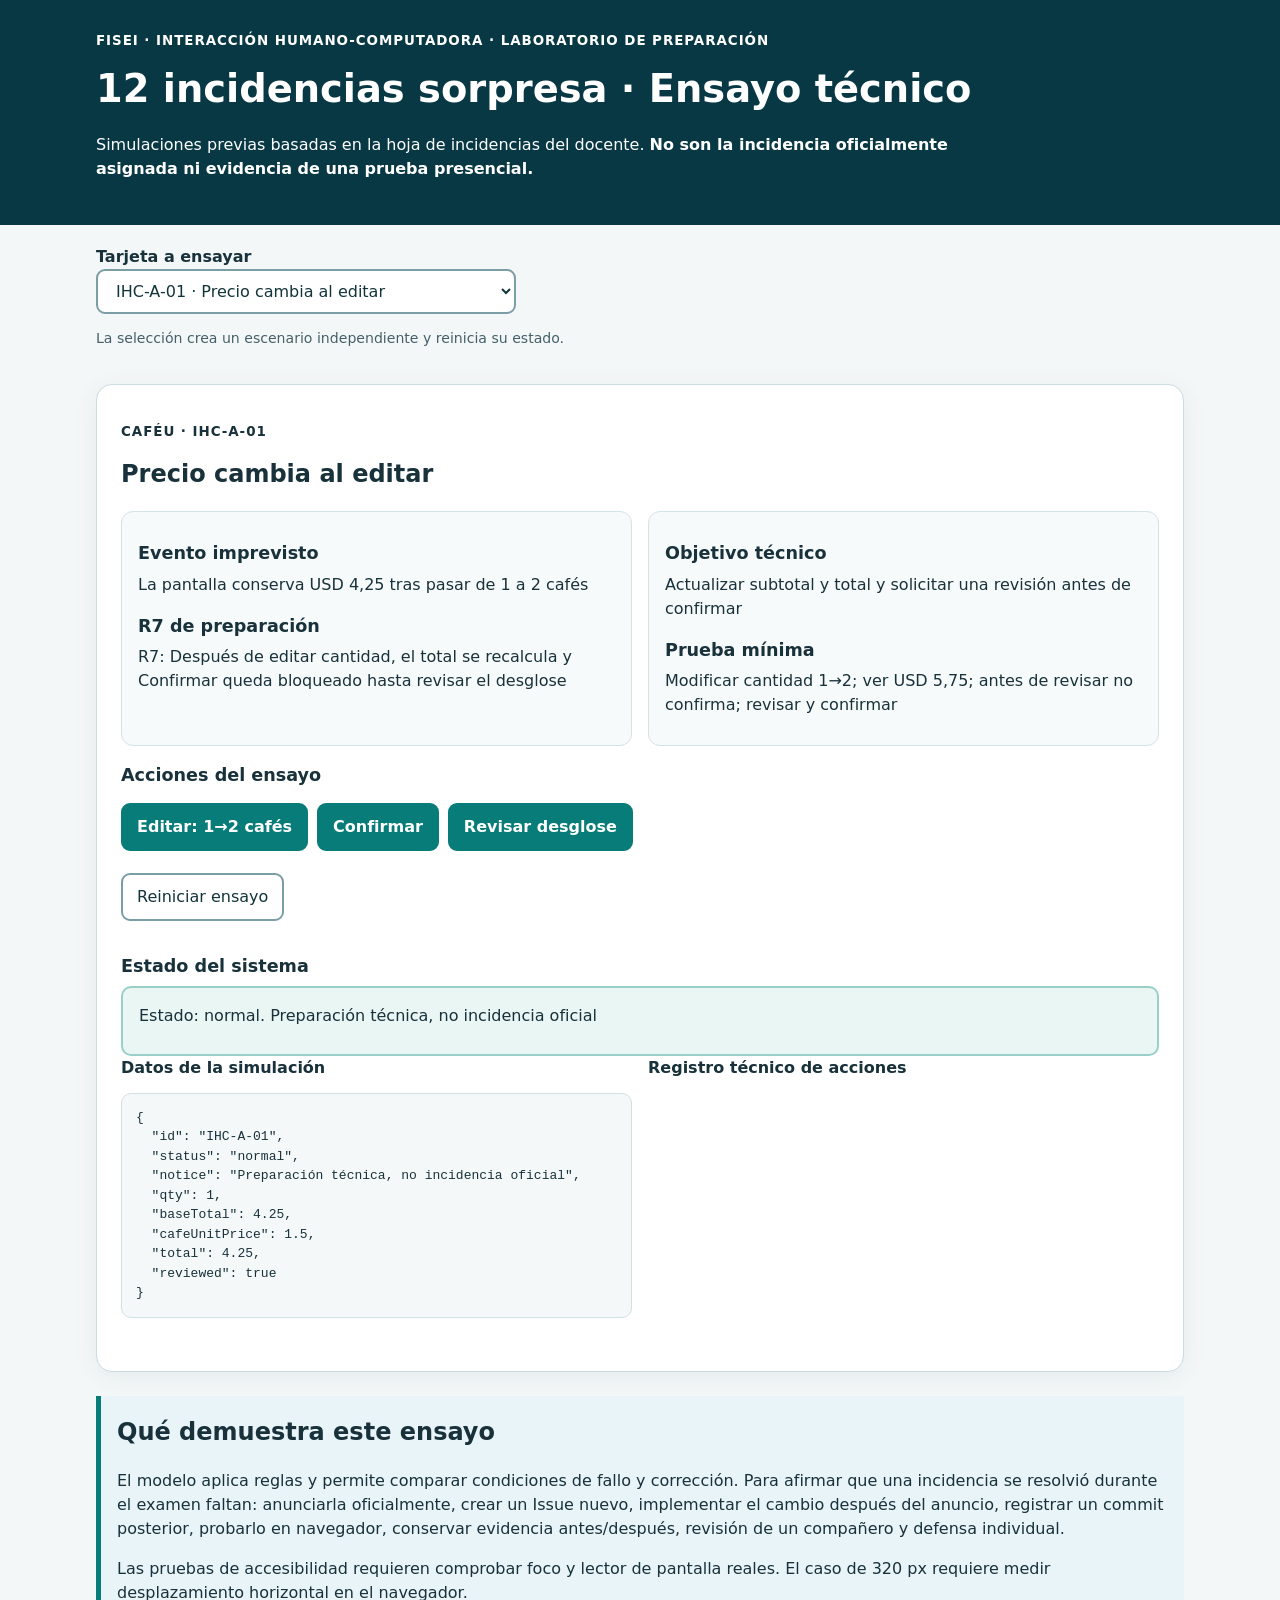
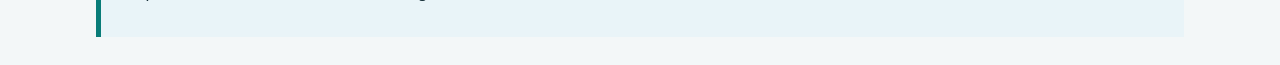
<file: incidencias/preparacion/index.html>
<!doctype html>
<html lang="es">
<head>
<meta charset="utf-8"><meta name="viewport" content="width=device-width,initial-scale=1">
<title>IHC · Ensayo técnico de 12 incidencias sorpresa</title>
<link rel="stylesheet" href="./styles.css">
</head>
<body>
<a class="skip" href="#main">Saltar al simulador</a>
<header class="heading">
<div class="content"><span class="overline">FISEI · Interacción Humano-Computadora · Laboratorio de preparación</span>
<h1>12 incidencias sorpresa · Ensayo técnico</h1>
<p>Simulaciones previas basadas en la hoja de incidencias del docente. <strong>No son la incidencia oficialmente asignada ni evidencia de una prueba presencial.</strong></p></div>
</header>
<main class="content" id="main">
<div class="switch"><label for="tarjeta">Tarjeta a ensayar</label>
<select id="tarjeta" aria-describedby="tarjeta-ayuda"></select>
<p id="tarjeta-ayuda">La selección crea un escenario independiente y reinicia su estado.</p></div>
<section aria-labelledby="case-title" class="sheet"><p id="case-area" class="overline"></p><h2 id="case-title"></h2>
<div class="columns">
<div class="pane"><h3>Evento imprevisto</h3><p id="trigger"></p><h3>R7 de preparación</h3><p id="requirement"></p></div>
<div class="pane"><h3>Objetivo técnico</h3><p id="goal"></p><h3>Prueba mínima</h3><p id="proof"></p></div></div>
<h3>Acciones del ensayo</h3><div class="controls" id="actions"></div><button id="reset" type="button" class="secondary">Reiniciar ensayo</button>
<h3>Estado del sistema</h3>
<div id="status" role="status" aria-live="polite" aria-atomic="true" class="status"></div>
<div class="state"><div><strong>Datos de la simulación</strong><pre id="state"></pre></div><div><strong>Registro técnico de acciones</strong><ol id="audit"></ol></div></div>
<div id="semantic"></div>
</section>
<section aria-labelledby="limits" class="notice"><h2 id="limits">Qué demuestra este ensayo</h2>
<p>El modelo aplica reglas y permite comparar condiciones de fallo y corrección. Para afirmar que una incidencia se resolvió durante el examen faltan: anunciarla oficialmente, crear un Issue nuevo, implementar el cambio después del anuncio, registrar un commit posterior, probarlo en navegador, conservar evidencia antes/después, revisión de un compañero y defensa individual.</p>
<p>Las pruebas de accesibilidad requieren comprobar foco y lector de pantalla reales. El caso de 320 px requiere medir desplazamiento horizontal en el navegador.</p></section>
</main>
<script src="./model.js"></script><script src="./app.js"></script>
</body></html>
</file>
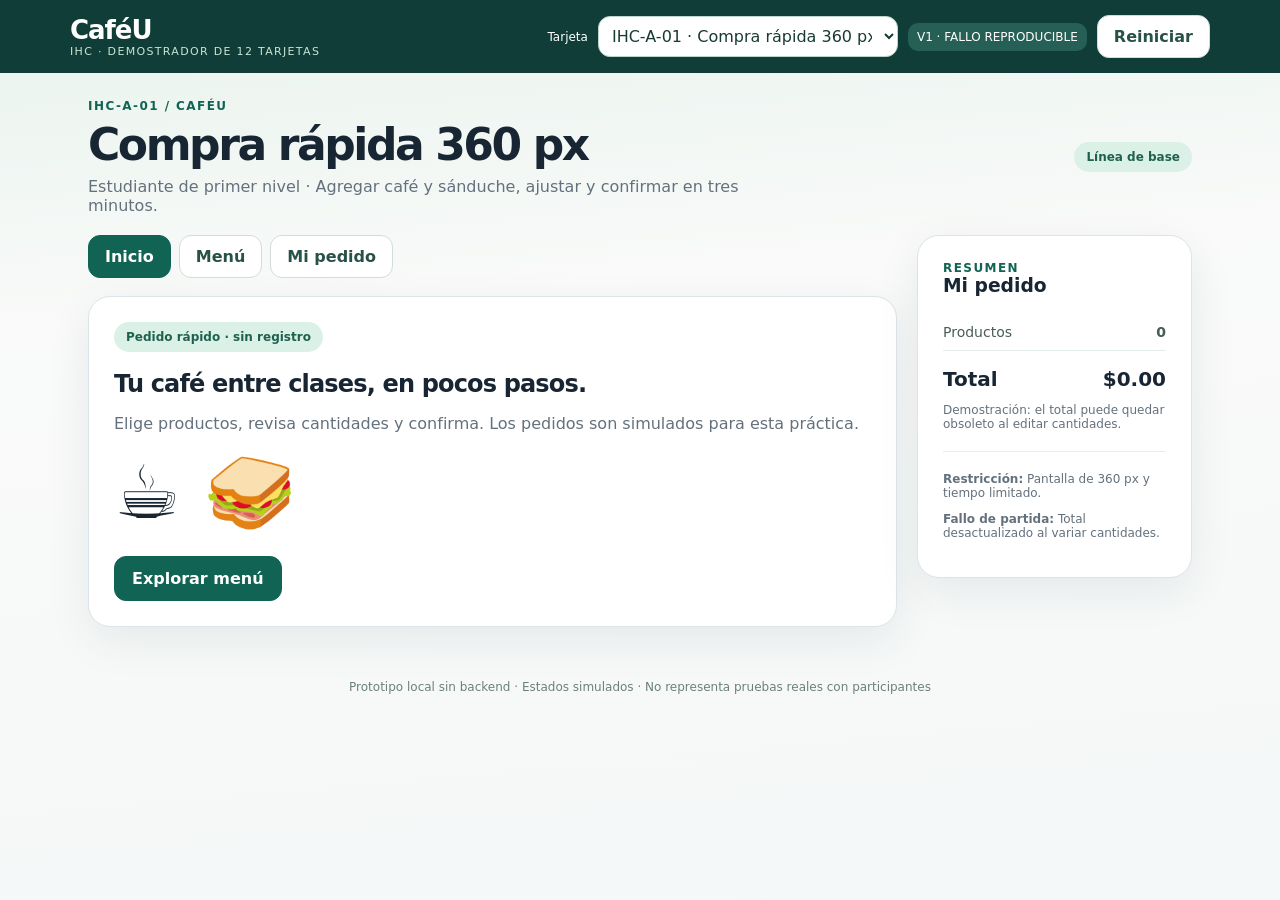
<file: prototipo/v1/index.html>
<!doctype html>
<html lang="es">
<head>
  <meta charset="utf-8">
  <meta name="viewport" content="width=device-width, initial-scale=1">
  <meta name="description" content="Prototipo v1 de CaféU y Dashboard UX para reproducir los fallos de las tarjetas IHC A01–A12. Issue 3.">
  <title>IHC · CaféU y Dashboard UX · v1</title>
  <link rel="stylesheet" href="assets/styles.css">
</head>
<body data-version="v1">
  <noscript>
    <div style="padding: 20px; background: #fee2e2; color: #991b1b;">
      Activa JavaScript para recorrer las pantallas y los estados del prototipo.
    </div>
  </noscript>
  <div id="app"></div>
  <script src="assets/scenarios.js"></script>
  <script src="assets/app.js"></script>
</body>
</html>
</file>
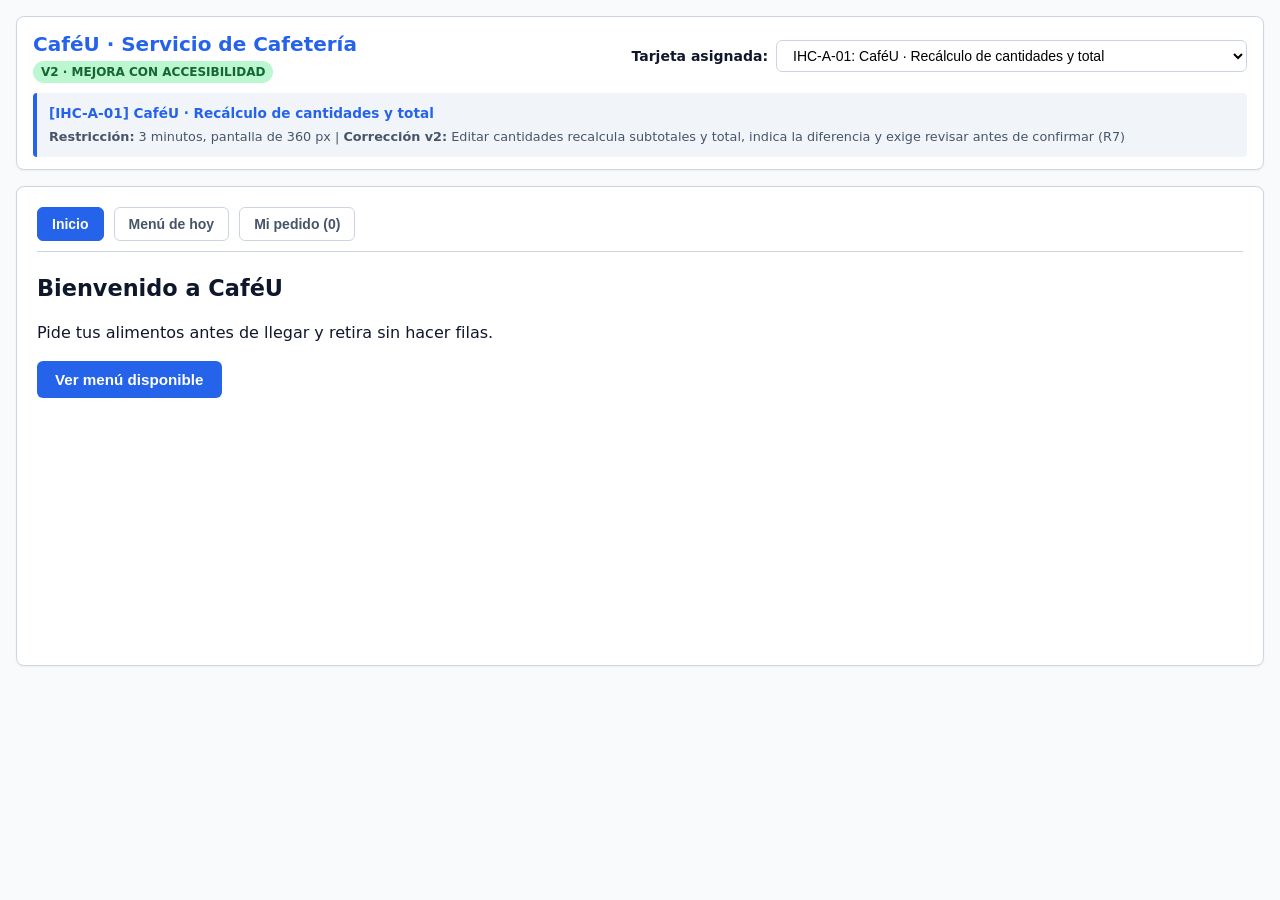
<file: prototipo/v2/index.html>
<!doctype html>
<html lang="es">
<head>
  <meta charset="utf-8">
  <meta name="viewport" content="width=device-width, initial-scale=1">
  <title>Prototipo v2 (Refinado y Accesible) · IHC Parcial 2</title>
  <meta name="description" content="Prototipo v2 para doce tarjetas IHC: correcciones de usabilidad, teclado, estados, privacidad y diseño adaptable. Incluye incidencias A01 y A12.">
  <link rel="stylesheet" href="../../assets/styles.css">
</head>
<body data-version="v2">
  <noscript>
    <div style="padding: 20px; background: #fee2e2; color: #991b1b;">
      Se requiere habilitar JavaScript para utilizar este prototipo interactivo.
    </div>
  </noscript>
  <div id="app"></div>
  <div id="live-status" class="sr-only" role="status" aria-live="polite" aria-atomic="true"></div>
  <script src="../../assets/scenarios.js"></script>
  <script src="../../assets/app.js"></script>
</body>
</html>
</file>
<file: incidencias/preparacion/styles.css>
:root{font-family:system-ui,-apple-system,"Segoe UI",sans-serif;color:#18313a;background:#f3f7f8;line-height:1.5;color-scheme:light}*{box-sizing:border-box}body{margin:0}.content{max-width:1120px;margin:auto;padding:0 16px}.heading{padding:28px 0;background:#073844;color:white}.heading p{max-width:880px}.overline{font-size:.84rem;letter-spacing:.07em;font-weight:750;text-transform:uppercase}h1{font-size:clamp(1.5rem,4vw,2.4rem);margin:.2em 0}h2{margin:.1em 0 .8em}h3{margin:1rem 0 .4rem;font-size:1.1rem}.switch{padding:20px 0}label{display:block;font-weight:700}select,button{font:inherit;padding:10px 14px;border-radius:9px;border:2px solid #7b9da6;background:white;color:#12343b;max-width:100%}select{width:min(100%,420px)}.switch p{font-size:.88rem;color:#456068}.sheet{background:white;border:1px solid #cbdbdf;border-radius:16px;padding:24px;margin-bottom:24px;box-shadow:0 5px 24px #173b4510}.columns,.state{display:grid;grid-template-columns:repeat(2,minmax(0,1fr));gap:16px}.pane{border:1px solid #d4e3e5;background:#f7fafb;border-radius:12px;padding:12px 16px}.pane p{margin-top:3px}.controls{display:flex;flex-wrap:wrap;gap:9px;margin:14px 0}.controls button{background:#087c78;border-color:#087c78;color:white;font-weight:650;cursor:pointer}.controls button:hover{background:#04615d}.secondary{margin:8px 0 16px;cursor:pointer}.status{padding:16px;background:#eaf6f4;border:2px solid #9acfc7;border-radius:10px;min-height:70px;overflow-wrap:anywhere}.status[data-result="bloqueado"],.status[data-result="no confirmado"]{border-color:#e3ab74;background:#fff6e9}.status[data-result="confirmado"],.status[data-result="completo"]{border-color:#54a68b;background:#e8f8f0}pre{overflow:auto;white-space:pre-wrap;overflow-wrap:anywhere;background:#f5f8f9;border:1px solid #d2e0e5;border-radius:10px;padding:14px;font-size:13px;min-height:140px}ol{padding-left:22px;max-height:240px;overflow:auto}li{margin-bottom:7px}.notice{background:#e9f4f8;border-left:5px solid #087c78;padding:16px;margin-bottom:28px}.skip{position:absolute;top:-60px;left:8px;background:white;padding:8px}.skip:focus{top:8px}button:focus-visible,select:focus-visible,.skip:focus-visible{outline:4px solid #ffb900;outline-offset:3px}#semantic{margin-top:16px}.stepper{list-style:none;padding:0;display:flex;gap:6px;flex-wrap:wrap}.stepper button[aria-current="step"]{outline:3px solid #0f766e;border-color:#0f766e;font-weight:800}.grayscale{filter:grayscale(100%)}@media(max-width:620px){.sheet{padding:14px}.columns,.state{grid-template-columns:minmax(0,1fr)}.heading{padding:22px 0}.controls{display:grid;grid-template-columns:1fr}.controls button{width:100%;white-space:normal;overflow-wrap:anywhere}.status{padding:12px}.content{padding-left:12px;padding-right:12px}.stepper{display:grid;grid-template-columns:minmax(0,1fr)}.stepper button{width:100%}pre{width:100%;max-width:100%;min-width:0}body{overflow-wrap:anywhere}}
</file>
<file: prototipo/v1/assets/styles.css>
:root{--ink:#182634;--muted:#64717d;--line:#dce4e8;--bg:#f5f8f8;--card:#fff;--green:#116454;--bright:#e3f5ec;--orange:#e58c42;--warning:#a24521;--red:#b02b3e;--shadow:0 14px 44px #1b364114;font-family:Inter,system-ui,-apple-system,Segoe UI,sans-serif;color:var(--ink)}*{box-sizing:border-box}body{margin:0;background:linear-gradient(175deg,#e8f3ed 0,#f9faf9 330px,#f5f8f8 100%);min-height:100vh}button,input,select,textarea{font:inherit}button{cursor:pointer}button:disabled{opacity:.5;cursor:not-allowed}button:focus-visible,input:focus-visible,select:focus-visible,textarea:focus-visible{outline:3px solid #df8f40;outline-offset:3px}header{background:#103d38;color:#fff;padding:15px clamp(16px,5vw,70px)}.topbar{max-width:1140px;margin:auto;display:flex;align-items:center;gap:18px;flex-wrap:wrap;justify-content:space-between}.brand{font-weight:850;letter-spacing:-.04em;font-size:26px}.brand small{font-size:11px;letter-spacing:.12em;display:block;font-weight:500;color:#c8e4d5}.controls{display:flex;gap:10px;align-items:center;flex-wrap:wrap}.controls select{min-width:190px;max-width:300px;border-radius:12px;border:1px solid #bad4c9;padding:9px;background:#fff;color:#173b34}.version{font-size:12px;background:#265f55;padding:7px 9px;border-radius:10px}.container{max-width:1140px;padding:26px 18px 80px;margin:0 auto}.crumb{font-size:12px;text-transform:uppercase;letter-spacing:.12em;color:var(--green);font-weight:850}.hero{display:flex;justify-content:space-between;gap:22px;align-items:center;margin-bottom:20px}.hero h1{font-size:clamp(26px,4vw,44px);letter-spacing:-.055em;line-height:1.08;margin:8px 0}.hero p{margin:0;color:var(--muted);max-width:700px}.pill{display:inline-block;background:#dbf1e7;border-radius:100px;color:#1d614e;padding:8px 12px;font-weight:700;font-size:12px}.app-grid{display:grid;grid-template-columns:minmax(0,1fr) 275px;gap:20px;align-items:start}.panel{background:var(--card);border:1px solid var(--line);border-radius:22px;box-shadow:var(--shadow);padding:25px;margin-bottom:18px}.nav{display:flex;gap:8px;flex-wrap:wrap;margin-bottom:18px}.nav button,.ghost{border:1px solid #d0ddda;background:#fff;color:#285247;padding:11px 16px;border-radius:12px;font-weight:700}.nav button.active,.primary{border:1px solid var(--green);background:var(--green);color:white}.primary{border-radius:12px;padding:12px 17px;font-weight:750}.secondary{background:#eff6f2;border:1px solid #b5d4c5;color:#145849;padding:11px 17px;border-radius:12px;font-weight:700}.danger{background:#fff3f3;color:#9f263b;border-color:#e8c4c9}.button-row{display:flex;align-items:center;gap:10px;flex-wrap:wrap;margin-top:15px}.products{display:grid;grid-template-columns:repeat(2,minmax(0,1fr));gap:14px}.product{border:1px solid #dfebe5;border-radius:17px;padding:17px;background:#fcfefd;display:flex;flex-direction:column;gap:10px}.product .art{border-radius:14px;background:#e9f1e4;display:flex;align-items:center;justify-content:center;height:110px;font-size:55px}.product h3{margin:4px 0;font-size:18px}.product p{margin:0;font-size:13px;color:var(--muted)}.product .price{font-weight:850;color:var(--green)}.product .button-row{margin-top:auto}.summary{position:sticky;top:16px}.summary h3{margin-top:0}.summ-line{display:flex;justify-content:space-between;gap:10px;padding:10px 0;border-bottom:1px solid #e6eeeb;color:#475d56;font-size:14px}.summ-total{display:flex;justify-content:space-between;margin-top:16px;font-size:20px;font-weight:850}.status{padding:13px;border:1px solid #c4e0d2;background:#eff8f2;border-radius:12px;margin:14px 0;color:#235947}.status.error{background:#fff3f0;border-color:#edc9be;color:#9f3825}.status.warning{background:#fff8e6;border-color:#eed5a1;color:#704e10}.status.info{background:#f1f5fe;border-color:#bdccec;color:#214d85}.page-title{margin:0 0 10px;font-size:24px;letter-spacing:-.035em}.muted{color:var(--muted)}.big-emoji{font-size:74px;margin:5px 0 20px}.qty{display:flex;gap:12px;align-items:center}.qty button{padding:5px 12px;border:1px solid #b8ccc4;border-radius:8px;background:#fff}.cart-row{display:grid;grid-template-columns:1fr auto;gap:12px;padding:16px 0;border-bottom:1px solid var(--line)}.cart-row h4{margin:0 0 5px}.cart-row p{margin:0;color:var(--muted);font-size:13px}.cart-actions{display:flex;align-items:center;gap:10px;flex-wrap:wrap}.field{margin-bottom:15px}.field label{display:block;margin-bottom:7px;font-weight:750;font-size:14px}.field input,.field textarea{width:100%;padding:12px 13px;border:1px solid #b7c9c2;border-radius:10px;background:#fff}.field textarea{min-height:90px;resize:vertical}.check{display:flex;align-items:start;gap:10px;margin:11px 0;line-height:1.45}.check input{margin-top:5px;width:18px;height:18px}.check label{cursor:pointer}.stepper{display:grid;grid-template-columns:repeat(4,minmax(0,1fr));gap:7px;margin:10px 0 24px}.stepper button{border:1px solid #caddd4;background:#f2f7f3;color:#34534b;padding:12px 6px;border-radius:11px;font-size:12px;font-weight:700;min-width:0}.stepper button.active{background:#116454;color:#fff}.stepper button.done{border-color:#70aa91}.stat{background:#ebf6f0;border-radius:15px;padding:20px}.stat strong{display:block;font-size:32px;color:#175e4a}.two-cols{display:grid;grid-template-columns:repeat(2,minmax(0,1fr));gap:12px}.divider{height:1px;background:#e4eeea;margin:20px 0}.code{font-family:ui-monospace,SFMono-Regular,Consolas,monospace;background:#edf5f1;border-radius:7px;padding:3px 7px}.tiny{font-size:12px;color:var(--muted)}.focus-note{font-size:12px;color:#567366;margin-top:20px}.success-icon{display:inline-flex;align-items:center;justify-content:center;width:66px;height:66px;border-radius:50%;background:#d8f2e2;font-size:34px;color:#185844}.footer{text-align:center;font-size:12px;color:#6a8078;padding:35px 0}.hide{display:none}.mobile-bug .stepper{position:relative;z-index:2;transform:translateY(18px)}.mobile-bug .stage{margin-top:-25px}@media(max-width:760px){.app-grid{grid-template-columns:1fr}.summary{position:static}.hero{align-items:start;flex-direction:column}.panel{padding:18px}.products{grid-template-columns:1fr 1fr}}@media(max-width:460px){.products,.two-cols{grid-template-columns:1fr}.stepper{grid-template-columns:repeat(2,1fr)}.topbar{flex-direction:column;align-items:start}.controls select{width:100%;max-width:100%}.controls{width:100%}.cart-row{grid-template-columns:1fr}.container{padding:18px 12px 60px}.mobile-bug .stepper{width:calc(100% + 55px);grid-template-columns:repeat(4,minmax(100px,1fr));margin-left:-20px;overflow:hidden}.mobile-bug .stage{margin-top:-30px;position:relative;z-index:1}.v2 .stepper{width:100%;margin-left:0;transform:none}.v2 .stage{margin-top:0}}
</file>
<file: assets/styles.css>
/* Estilos generales del Prototipo IHC (CaféU y Dashboard UX) */
:root {
  --bg-color: #f8fafc;
  --surface-color: #ffffff;
  --text-primary: #0f172a;
  --text-secondary: #475569;
  --text-muted: #64748b;
  --border-color: #cbd5e1;
  --primary: #2563eb;
  --primary-hover: #1d4ed8;
  --primary-focus: #93c5fd;
  --error-bg: #fee2e2;
  --error-border: #ef4444;
  --error-text: #991b1b;
  --success-bg: #dcfce7;
  --success-border: #22c55e;
  --success-text: #166534;
  --radius: 8px;
  --font-family: system-ui, -apple-system, BlinkMacSystemFont, "Segoe UI", Roboto, sans-serif;
}

* {
  box-sizing: border-box;
  margin: 0;
  padding: 0;
}

body {
  font-family: var(--font-family);
  background-color: var(--bg-color);
  color: var(--text-primary);
  line-height: 1.5;
  padding: 16px;
  min-height: 100vh;
}

/* Restricción intencional de v1 para reproducir defecto de IHC-A-11 a 360 px */
body[data-version="v1"] .dashboard-card {
  min-width: 460px;
}

/* En v2 el diseño es completamente responsivo a 360 px */
body[data-version="v2"] {
  max-width: 100%;
  overflow-wrap: anywhere;
}

body[data-version="v2"] * {
  max-width: 100%;
}

/* Foco visible estricto en v2 para WCAG 2.1 AA */
body[data-version="v2"] button:focus-visible,
body[data-version="v2"] input:focus-visible,
body[data-version="v2"] select:focus-visible,
body[data-version="v2"] textarea:focus-visible,
body[data-version="v2"] [tabindex]:focus-visible {
  outline: 3px solid #2563eb;
  outline-offset: 2px;
}

/* Encabezado y barra de control superior */
header.app-header {
  background: var(--surface-color);
  border: 1px solid var(--border-color);
  border-radius: var(--radius);
  padding: 12px 16px;
  margin-bottom: 16px;
  box-shadow: 0 1px 3px rgba(0,0,0,0.05);
}

.header-top {
  display: flex;
  flex-wrap: wrap;
  justify-content: space-between;
  align-items: center;
  gap: 12px;
}

.app-title-group h1 {
  font-size: 1.25rem;
  font-weight: 700;
  color: var(--primary);
}

.version-badge {
  display: inline-block;
  font-size: 0.75rem;
  font-weight: 700;
  padding: 2px 8px;
  border-radius: 9999px;
  text-transform: uppercase;
}

body[data-version="v1"] .version-badge {
  background: #fef08a;
  color: #854d0e;
}

body[data-version="v2"] .version-badge {
  background: #bbf7d0;
  color: #166534;
}

.card-selector-group {
  display: flex;
  align-items: center;
  gap: 8px;
}

.card-selector-group label {
  font-size: 0.875rem;
  font-weight: 600;
}

.card-selector-group select {
  padding: 6px 12px;
  border-radius: 6px;
  border: 1px solid var(--border-color);
  background: #fff;
  font-size: 0.875rem;
  font-weight: 500;
}

.scenario-info-banner {
  margin-top: 10px;
  padding: 10px 12px;
  background: #f1f5f9;
  border-left: 4px solid var(--primary);
  border-radius: 4px;
  font-size: 0.85rem;
}

.crumb {
  font-weight: 700;
  color: var(--primary);
}

/* Contenedor principal */
main {
  background: var(--surface-color);
  border: 1px solid var(--border-color);
  border-radius: var(--radius);
  padding: 20px;
  min-height: 480px;
  box-shadow: 0 1px 3px rgba(0,0,0,0.05);
}

.page-title {
  font-size: 1.4rem;
  font-weight: 700;
  margin-bottom: 16px;
  color: var(--text-primary);
  display: flex;
  align-items: center;
  justify-content: space-between;
}

/* Barra de navegación de la app (CaféU) */
.sub-nav {
  display: flex;
  gap: 10px;
  margin-bottom: 20px;
  border-bottom: 1px solid var(--border-color);
  padding-bottom: 10px;
}

.nav-btn {
  background: transparent;
  border: 1px solid var(--border-color);
  padding: 8px 14px;
  border-radius: 6px;
  cursor: pointer;
  font-size: 0.875rem;
  font-weight: 600;
  color: var(--text-secondary);
}

.nav-btn.active, .nav-btn:hover {
  background: var(--primary);
  border-color: var(--primary);
  color: #fff;
}

/* Catálogo de productos */
.products-grid {
  display: grid;
  grid-template-columns: repeat(auto-fit, minmax(min(260px, 100%), 1fr));
  gap: 16px;
  margin-bottom: 20px;
}

.product-card {
  border: 1px solid var(--border-color);
  border-radius: var(--radius);
  padding: 16px;
  background: #ffffff;
  display: flex;
  flex-direction: column;
  justify-content: space-between;
}

.product-card h3 {
  font-size: 1.1rem;
  margin-bottom: 6px;
}

.product-card p {
  font-size: 0.875rem;
  color: var(--text-secondary);
  margin-bottom: 12px;
}

.product-card .price {
  font-size: 1.2rem;
  font-weight: 700;
  color: var(--primary);
  margin-bottom: 12px;
}

.product-card .allergens-tag {
  font-size: 0.75rem;
  background: #fef3c7;
  color: #92400e;
  padding: 4px 8px;
  border-radius: 4px;
  margin-bottom: 10px;
  display: inline-block;
}

/* Carrito */
.cart-table {
  width: 100%;
  border-collapse: collapse;
  margin-bottom: 20px;
}

.cart-row {
  border-bottom: 1px solid var(--border-color);
  padding: 12px 0;
  display: flex;
  align-items: center;
  justify-content: space-between;
  gap: 10px;
}

.cart-item-info {
  flex: 1;
}

.cart-item-name {
  font-weight: 600;
  font-size: 0.95rem;
}

.cart-item-price {
  font-size: 0.85rem;
  color: var(--text-muted);
}

.cart-controls {
  display: flex;
  align-items: center;
  gap: 8px;
}

.qty-btn {
  width: 32px;
  height: 32px;
  display: inline-flex;
  align-items: center;
  justify-content: center;
  border: 1px solid var(--border-color);
  background: #fff;
  border-radius: 4px;
  font-weight: 700;
  cursor: pointer;
}

.qty-val {
  min-width: 24px;
  text-align: center;
  font-weight: 600;
}

.btn-remove {
  background: #fee2e2;
  border: 1px solid #fca5a5;
  color: #b91c1c;
  padding: 6px 10px;
  border-radius: 4px;
  font-size: 0.85rem;
  cursor: pointer;
  font-weight: 600;
}

.cart-summary {
  background: #f8fafc;
  border: 1px solid var(--border-color);
  border-radius: var(--radius);
  padding: 16px;
  margin-top: 16px;
}

.summary-row {
  display: flex;
  justify-content: space-between;
  font-size: 1.1rem;
  font-weight: 700;
  margin-bottom: 12px;
}

/* Alertas y estados */
.status {
  padding: 12px 16px;
  border-radius: 6px;
  margin-bottom: 16px;
  font-size: 0.9rem;
  display: flex;
  align-items: center;
  gap: 10px;
}

.status.error, [role="alert"] {
  background: var(--error-bg);
  border: 1px solid var(--error-border);
  color: var(--error-text);
}

.status.success {
  background: var(--success-bg);
  border: 1px solid var(--success-border);
  color: var(--success-text);
}

.status.info {
  background: #e0f2fe;
  border: 1px solid #7dd3fc;
  color: #0369a1;
}

/* Botones principales */
.btn-primary {
  background: var(--primary);
  color: #fff;
  border: none;
  padding: 10px 18px;
  border-radius: 6px;
  font-size: 0.95rem;
  font-weight: 600;
  cursor: pointer;
  display: inline-flex;
  align-items: center;
  justify-content: center;
  gap: 8px;
}

.btn-primary:hover:not(:disabled) {
  background: var(--primary-hover);
}

.btn-primary:disabled {
  background: #94a3b8;
  cursor: not-allowed;
}

.btn-secondary {
  background: #f1f5f9;
  border: 1px solid var(--border-color);
  color: var(--text-primary);
  padding: 10px 18px;
  border-radius: 6px;
  font-size: 0.95rem;
  font-weight: 600;
  cursor: pointer;
}

/* Cuadro de diálogo modal accesible (IHC-A-02) */
.dialog-backdrop {
  position: fixed;
  inset: 0;
  background: rgba(15, 23, 42, 0.6);
  display: flex;
  align-items: center;
  justify-content: center;
  z-index: 1000;
  padding: 16px;
}

.dialog-content {
  background: #fff;
  border-radius: var(--radius);
  border: 1px solid var(--border-color);
  padding: 24px;
  max-width: 400px;
  width: 100%;
  box-shadow: 0 10px 25px rgba(0,0,0,0.15);
}

.dialog-title {
  font-size: 1.15rem;
  font-weight: 700;
  margin-bottom: 10px;
}

.dialog-desc {
  font-size: 0.9rem;
  color: var(--text-secondary);
  margin-bottom: 20px;
}

.dialog-actions {
  display: flex;
  justify-content: flex-end;
  gap: 10px;
}

/* Stepper de Dashboard UX */
.stepper {
  display: flex;
  gap: 8px;
  margin-bottom: 24px;
  border-bottom: 1px solid var(--border-color);
  padding-bottom: 12px;
  overflow-x: auto;
}

.step-item {
  display: flex;
  align-items: center;
  gap: 6px;
  padding: 8px 12px;
  border-radius: 6px;
  background: #f1f5f9;
  border: 1px solid var(--border-color);
  font-size: 0.85rem;
  cursor: pointer;
  white-space: nowrap;
}

.step-item.active {
  background: var(--primary);
  color: #fff;
  border-color: var(--primary);
  font-weight: 700;
}

.step-item[aria-current="step"] {
  box-shadow: 0 0 0 2px var(--primary-focus);
}

.step-num {
  width: 20px;
  height: 20px;
  border-radius: 50%;
  display: inline-flex;
  align-items: center;
  justify-content: center;
  font-size: 0.75rem;
  background: rgba(0,0,0,0.08);
}

.step-item.active .step-num {
  background: rgba(255,255,255,0.25);
  color: #fff;
}

/* Formulario del Dashboard */
.form-group {
  margin-bottom: 16px;
}

.form-group label {
  display: block;
  font-size: 0.875rem;
  font-weight: 600;
  margin-bottom: 6px;
}

.form-control {
  width: 100%;
  padding: 8px 12px;
  border-radius: 6px;
  border: 1px solid var(--border-color);
  font-size: 0.9rem;
}

.checkbox-group {
  display: flex;
  flex-direction: column;
  gap: 10px;
  margin: 16px 0;
}

.checkbox-label {
  display: flex;
  align-items: flex-start;
  gap: 10px;
  font-size: 0.9rem;
  cursor: pointer;
  padding: 8px;
  border: 1px solid var(--border-color);
  border-radius: 6px;
  background: #fff;
}

.checkbox-label input[type="checkbox"] {
  margin-top: 3px;
  width: 18px;
  height: 18px;
}

.session-summary-box {
  background: #f8fafc;
  border: 1px solid var(--border-color);
  border-radius: var(--radius);
  padding: 16px;
  margin: 16px 0;
}

/* Pantalla final acuse */
.receipt-card {
  text-align: center;
  padding: 30px 20px;
  border: 2px dashed var(--border-color);
  border-radius: var(--radius);
  background: #fdfdfd;
}

.order-badge {
  display: inline-block;
  background: #eff6ff;
  border: 1px solid #bfdbfe;
  color: #1e40af;
  font-size: 1.2rem;
  font-weight: 700;
  padding: 6px 16px;
  border-radius: 6px;
  margin: 12px 0;
}

/* Responsive helper for 360px */
@media (max-width: 480px) {
  body {
    padding: 8px;
  }
  main {
    padding: 12px;
  }
  .stepper {
    flex-wrap: wrap;
    flex-direction: column;
  }
  .card-selector-group {display: block; min-width: 0; width: 100%;}
  .card-selector-group label {display: block; margin-bottom: 4px;}
  .card-selector-group select {width: 100%; min-width: 0;}
  .sub-nav {flex-wrap: wrap;}
  .step-item {white-space: normal; text-align: left; flex: 0 1 auto; width: 100%; min-width: 0;}
  .dashboard-card {padding: 12px !important;}
  .dialog-actions {flex-wrap: wrap;}
}

.sr-only {position: absolute; width: 1px; height: 1px; padding: 0; margin: -1px; overflow: hidden; clip-path: inset(50%); white-space: nowrap; border: 0;}
.procedure {padding: 12px; margin-bottom: 16px; border-left: 4px solid var(--primary); background: #eff6ff;}
.procedure h3 {font-size: 1rem; margin-bottom: 6px;}
.procedure p + p {margin-top: 8px;}
.save-status {padding: 8px 12px; border: 1px solid var(--border-color); border-radius: 6px; margin-bottom: 12px;}
button:disabled {cursor: not-allowed;}


/* Incidencia seleccionada A01 R7: subtotales y revisión visible, incluso a 360 px. */
body[data-version="v2"] .cart-item-subtotal {
  font-size: 0.9rem;
  font-weight: 700;
  color: var(--text-primary);
  margin-top: 3px;
}
body[data-version="v2"] .review-change {
  display: block;
  line-height: 1.5;
  overflow-wrap: anywhere;
}
@media (max-width: 480px) {
  body[data-version="v2"] .cart-row {display: block;}
  body[data-version="v2"] .cart-controls {flex-wrap: wrap; margin-top: 10px;}
  body[data-version="v2"] .qty-btn {flex: 0 0 32px;}
  body[data-version="v2"] .cart-summary > div[style*="display:flex"] {flex-wrap: wrap;}
  body[data-version="v2"] .dashboard-card > div[style*="display:flex"] {flex-wrap: wrap; gap: 8px;}
  body[data-version="v2"] button {overflow-wrap: normal; flex-shrink: 0;}
}
</file>
